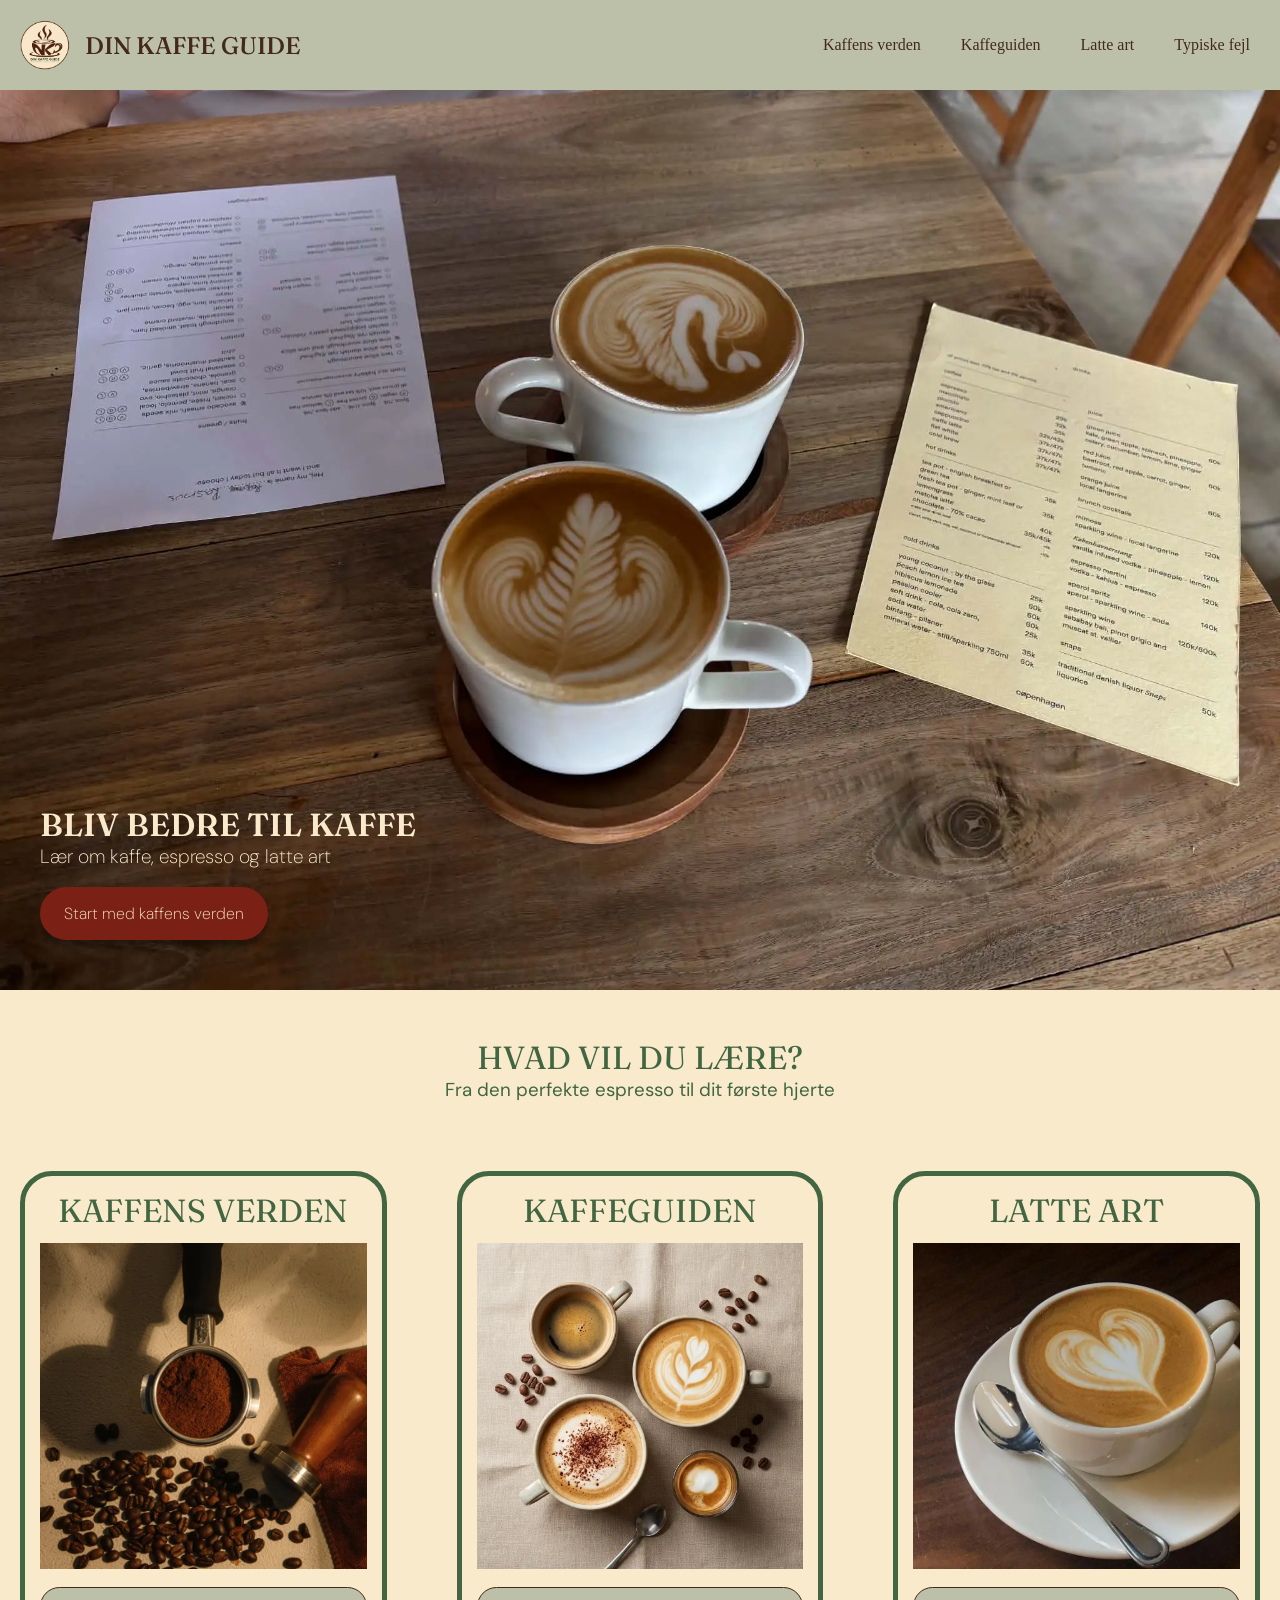
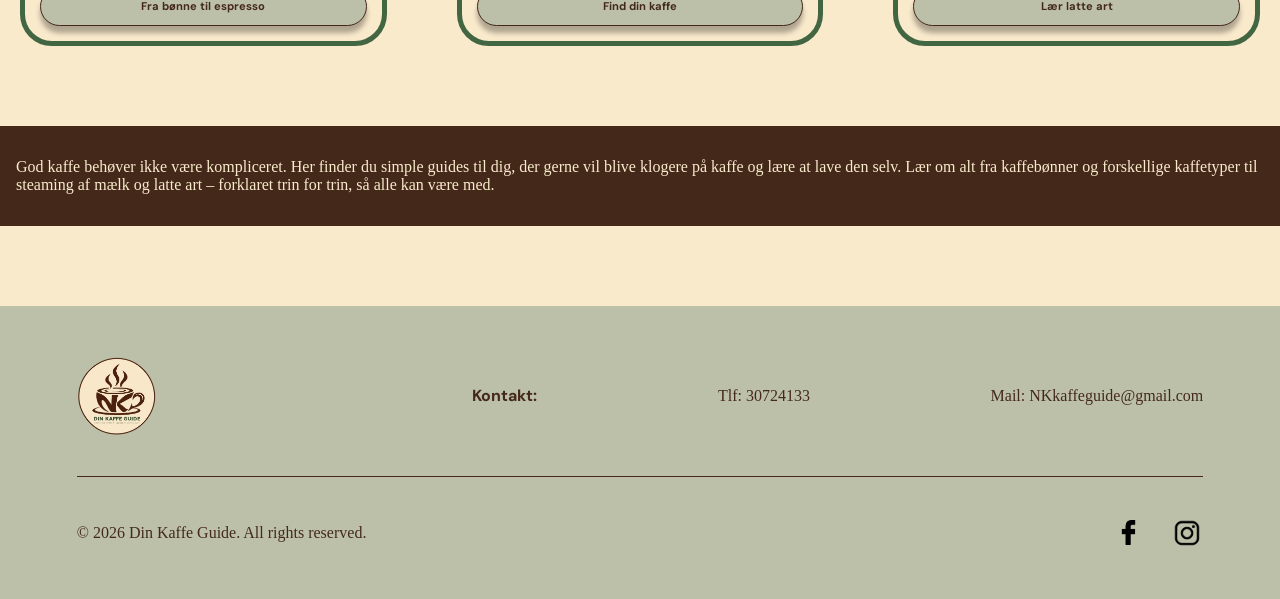
<file: index.html>
<!DOCTYPE html>
<html lang="da">

<head>
    <meta charset="UTF-8">
    <meta name="viewport" content="width=device-width, initial-scale=1.0">
    <meta name="robots" content="noindex">
    <link rel="preconnect" href="https://fonts.googleapis.com">
    <link rel="preconnect" href="https://fonts.gstatic.com" crossorigin>
    <link
        href="https://fonts.googleapis.com/css2?family=DM+Sans:ital,opsz,wght@0,9..40,100..1000;1,9..40,100..1000&family=Fraunces:ital,opsz,wght@0,9..144,100..900;1,9..144,100..900&display=swap"
        rel="stylesheet">
    <link rel="icon" href="./Imgs/favicon.ico" />
    <link rel="stylesheet" href="style.css">
    <link rel="stylesheet" href="layout.css">
    <title>Din kaffe guide</title>
</head>

<body>
    <header>
        <div class="logo">
            <a href="index.html">
                <img src="./Imgs/Logo.webp" alt="mitlogo">
            </a>
            <h2 class="h2_menu">DIN KAFFE GUIDE</h2>
        </div>

        <nav>
            <ul class="menu">
                <li><a href="./deadlink.html">Kaffens verden</a></li>
                <li><a href="./deadlink.html">Kaffeguiden</a></li>
                <li><a href="./latteart.html">Latte art</a></li>
                <li><a href="./deadlink.html">Typiske fejl</a></li>
            </ul>
            <button class="burger">
                <span class="line"></span>
                <span class="line"></span>
                <span class="line"></span>
            </button>
        </nav>
    </header>
    <main>
        <div class="grid_forside">
            <img class="hero_billede" src="./Imgs/forside.webp" alt="forside">
            <div class="hero_tekst">
                <h1> BLIV BEDRE TIL KAFFE</h1>
                <h2 class="h2_hero">Lær om kaffe, espresso og latte art</h2>
                <a class="cta_kaffensverden" href="./deadlink.html">Start med kaffens verden</a>
            </div>

        </div>
        <div>
            <h2 class="h2under_billede">HVAD VIL DU LÆRE?</h2>
            <h3 class="h3under_billede">Fra den perfekte espresso til dit første hjerte</h3>
        </div>
        <div class="grid_karusel">
            <div class="card">
                <h2 class="boks_overskrift">KAFFENS VERDEN</h2>
                <img src="./Imgs/kaffens_verden.webp" alt="kaffens_verden">
                <a class="cta_card" href="./deadlink.html">Fra bønne til espresso</a>
            </div>
            <div class="card hide">
                <h2 class="boks_overskrift">KAFFEGUIDEN</h2>
                <img src="./Imgs/kaffeguiden.webp" alt="kaffeguiden">
                <a class="cta_card" href="./deadlink.html">Find din kaffe</a>
            </div>
            <div class="card">
                <h2 class="boks_overskrift">LATTE ART</h2>
                <img src="./Imgs/latteart_lille.webp" alt="latteart">
                <a class="cta_card" href="./latteart.html">Lær latte art</a>
            </div>
        </div>
        <div>
            <p class="brun_bjaelke">
                God kaffe behøver ikke være kompliceret. Her finder du simple guides til dig, der gerne vil blive
                klogere på kaffe og
                lære at lave den selv.
                Lær om alt fra kaffebønner og forskellige kaffetyper til steaming af mælk og latte art – forklaret trin
                for trin, så
                alle kan være med.
            </p>
        </div>
    </main>
    <footer class="footer">
        <div class="footer_top">
            <a href="#">
                <img class="footer_logo" src="./Imgs/Logo.webp" alt="logo">
            </a>

            <div class="footer_kontakt">
                <p class="kontakt">Kontakt:</p>
                <p class="tlf_mail_copy">Tlf: 30724133</p>
                <p class="tlf_mail_copy">Mail: NKkaffeguide@gmail.com</p>
            </div>
        </div>

        <hr class="footer_linje">

        <div class="footer_bund">
            <div class="footer_sociale">
                <a href="#" aria-label="Facebook">
                    <img class="facebook_logo" src="./Imgs/facebook_logo.webp" alt="facebook">
                </a>
                <a href="#" aria-label="Instagram">
                    <img class="insta_logo" src="./Imgs/insta_logo.webp" alt="instagram">
                </a>
            </div>
            <p class="footer_copyright tlf_mail_copy">
                © 2026 Din Kaffe Guide. All rights reserved.
            </p>
        </div>
    </footer>
    <script src="menu.js"></script>
</body>

</html>
</file>
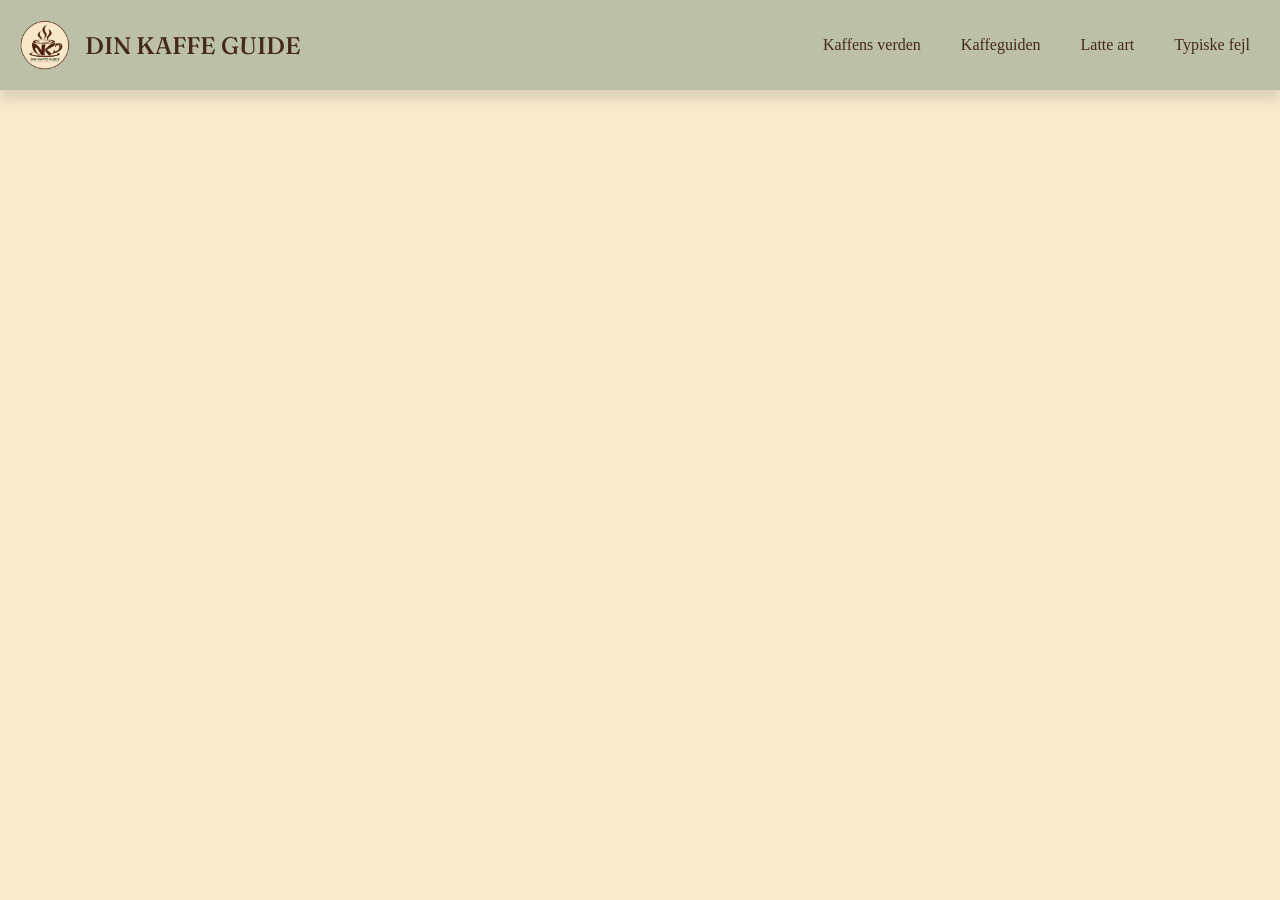
<file: deadlink.html>
<!DOCTYPE html>
<html lang="da">

<head>
    <meta charset="UTF-8">
    <meta name="viewport" content="width=device-width, initial-scale=1.0">
    <meta name="robots" content="noindex">
    <link rel="preconnect" href="https://fonts.googleapis.com">
    <link rel="preconnect" href="https://fonts.gstatic.com" crossorigin>
    <link
        href="https://fonts.googleapis.com/css2?family=DM+Sans:ital,opsz,wght@0,9..40,100..1000;1,9..40,100..1000&family=Fraunces:ital,opsz,wght@0,9..144,100..900;1,9..144,100..900&display=swap"
        rel="stylesheet">

    <link rel="icon" href="./Imgs/favicon.ico" />
    <link rel="stylesheet" href="style.css">
    <link rel="stylesheet" href="layout.css">
    <title>Dead link</title>
</head>

<body>
    <header>
        <div class="logo">
            <a href="index.html">
                <img src="./Imgs/Logo.webp" alt="mitlogo">
            </a>
            <h2 class="h2_menu">DIN KAFFE GUIDE</h2>
        </div>

        <nav>
            <ul class="menu">
                <li><a href="./deadlink.html">Kaffens verden</a></li>
                <li><a href="./deadlink.html">Kaffeguiden</a></li>
                <li><a href="./latteart.html">Latte art</a></li>
                <li><a href="./deadlink.html">Typiske fejl</a></li>
            </ul>
            <button class="burger">
                <span class="line"></span>
                <span class="line"></span>
                <span class="line"></span>
            </button>
        </nav>
    </header>
    <main>

    </main>
    <footer>

    </footer>
    <script src="menu.js"></script>
</body>

</html>
</file>
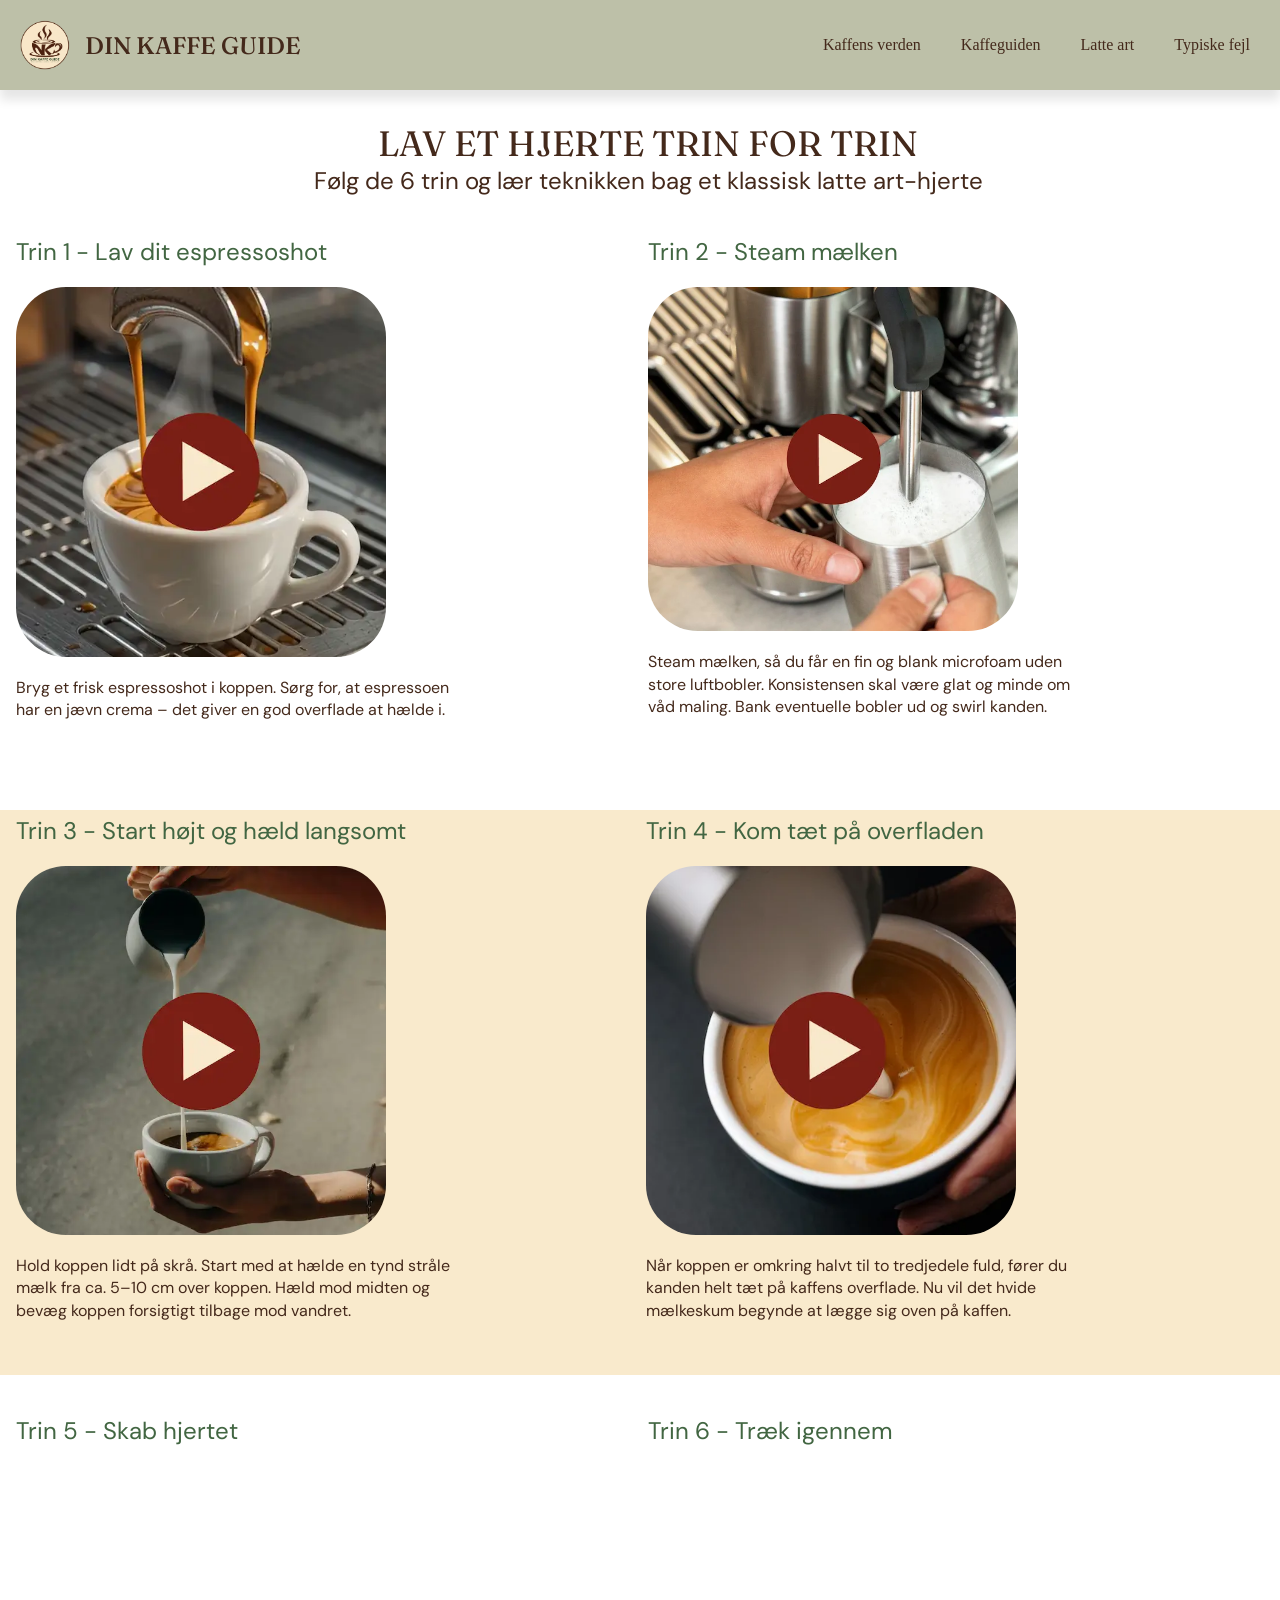
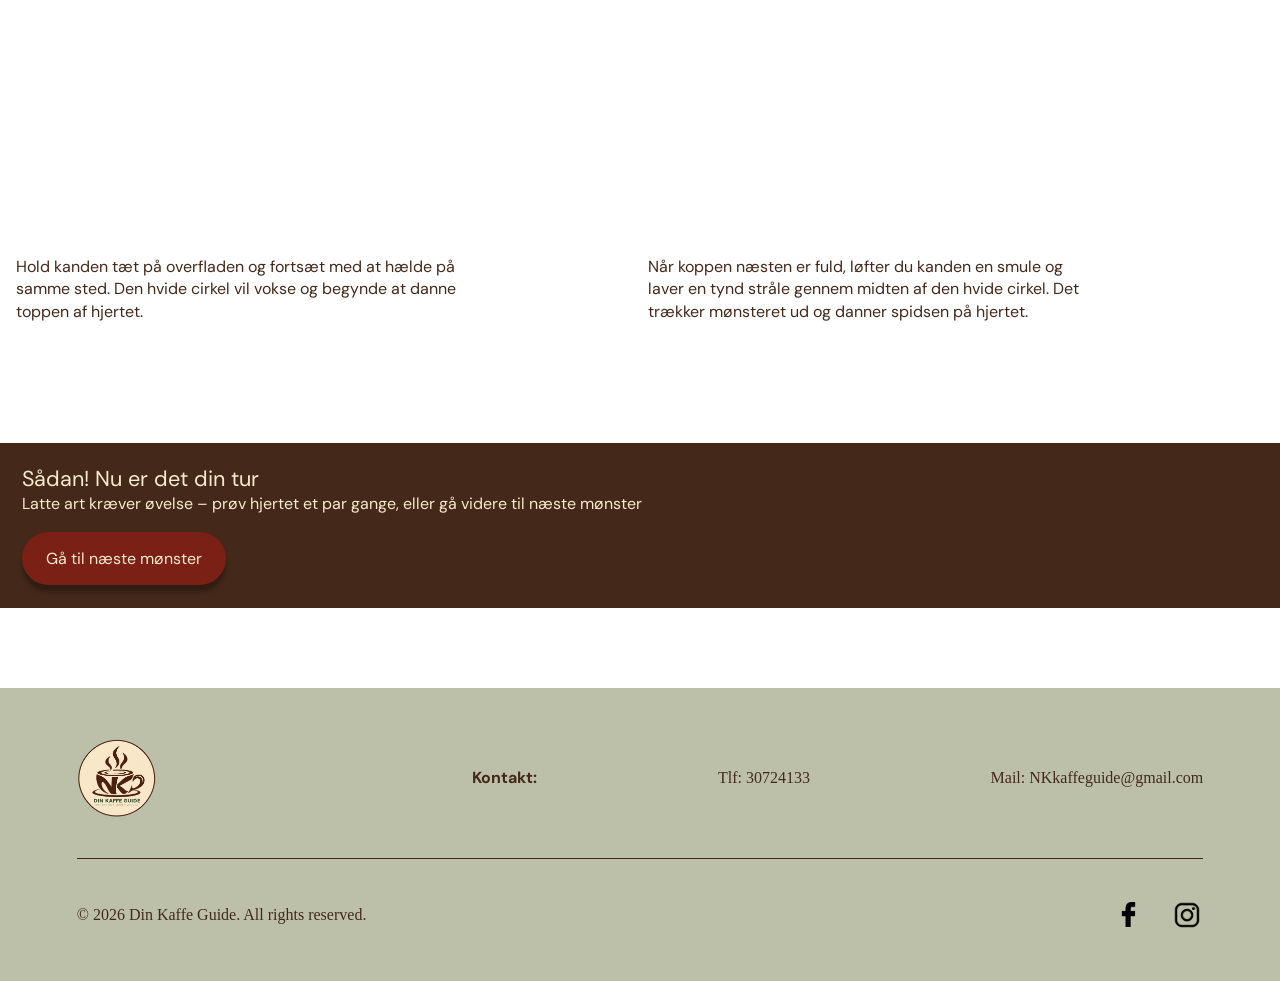
<file: hjerte.html>
<!DOCTYPE html>
<html lang="da">

<head>
    <meta charset="UTF-8">
    <meta name="viewport" content="width=device-width, initial-scale=1.0">
    <meta name="robots" content="noindex">
    <link rel="preconnect" href="https://fonts.googleapis.com">
    <link rel="preconnect" href="https://fonts.gstatic.com" crossorigin>
    <link
        href="https://fonts.googleapis.com/css2?family=DM+Sans:ital,opsz,wght@0,9..40,100..1000;1,9..40,100..1000&family=Fraunces:ital,opsz,wght@0,9..144,100..900;1,9..144,100..900&display=swap"
        rel="stylesheet">
    <link rel="icon" href="./Imgs/favicon.ico" />
    <link rel="stylesheet" href="style.css">
    <link rel="stylesheet" href="layout.css">
    <title>Hjerte</title>
</head>

<body class="farve">
    <header>
        <div class="logo">
            <a href="index.html">
                <img src="./Imgs/Logo.webp" alt="mitlogo">
            </a>
            <h2 class="h2_menu">DIN KAFFE GUIDE</h2>
        </div>

        <nav>
            <ul class="menu">
                <li><a href="./deadlink.html">Kaffens verden</a></li>
                <li><a href="./deadlink.html">Kaffeguiden</a></li>
                <li><a href="./latteart.html">Latte art</a></li>
                <li><a href="./deadlink.html">Typiske fejl</a></li>
            </ul>
            <button class="burger">
                <span class="line"></span>
                <span class="line"></span>
                <span class="line"></span>
            </button>
        </nav>
    </header>
    <main>
        <div class="hjerte_trin">
            <div class="hjerte_overskrift">
                <h2 class="hjerte_h2">LAV ET HJERTE TRIN FOR TRIN</h2>
                <p class="hjerte_p">Følg de 6 trin og lær teknikken bag et klassisk latte art-hjerte</p>
            </div>
            <div class="trin_1-2">
                <div>
                    <h2 class="trin_h2">Trin 1 - Lav dit espressoshot</h2>
                    <img class="trin_img" src="./Imgs/trin1.webp" alt="trin 1">
                    <p class="trin_p">Bryg et frisk espressoshot i koppen.
                        Sørg for, at espressoen har en jævn crema – det giver en god overflade at hælde i.</p>
                </div>
                <div>
                    <h2 class="trin_h2">Trin 2 - Steam mælken</h2>
                    <img class="trin_img" src="./Imgs/microfoam.webp" alt="trin 2">
                    <p class="trin_p">Steam mælken, så du får en fin og blank microfoam uden store luftbobler.
                        Konsistensen skal være glat og minde om våd maling. Bank eventuelle bobler ud og swirl kanden.
                    </p>
                </div>
            </div>
            <div class="trin_3-4">
                <div>
                    <h2 class="trin_h2">Trin 3 - Start højt og hæld langsomt</h2>
                    <img class="trin_img" src="./Imgs/trin3.webp" alt="trin 3">
                    <p class="trin_p">Hold koppen lidt på skrå. Start med at hælde en tynd stråle mælk fra ca. 5–10 cm
                        over
                        koppen.
                        Hæld mod midten og bevæg koppen forsigtigt tilbage mod vandret.</p>
                </div>
                <div>
                    <h2 class="trin_h2">Trin 4 - Kom tæt på overfladen</h2>
                    <img class="trin_img" src="./Imgs/trin4.webp" alt="trin 4">
                    <p class="trin_p">Når koppen er omkring halvt til to tredjedele fuld, fører du kanden helt tæt på
                        kaffens overflade.
                        Nu vil det hvide mælkeskum begynde at lægge sig oven på kaffen.</p>
                </div>
            </div>
            <div class="trin_5-6">
                <div>
                    <h2 class="trin_h2">Trin 5 - Skab hjertet</h2>
                    <video class="video" autoplay muted loop playsinline src="./Imgs/trin5.mov">trin 5</video>
                    <p class="trin_p">Hold kanden tæt på overfladen og fortsæt med at hælde på samme sted.
                        Den hvide cirkel vil vokse og begynde at danne toppen af hjertet.</p>
                </div>
                <div>
                    <h2 class="trin_h2">Trin 6 - Træk igennem</h2>
                    <video class="video" autoplay muted loop playsinline src="./Imgs/trin6.mov">trin 6</video>
                    <p class="trin_p">Når koppen næsten er fuld, løfter du kanden en smule og laver en tynd stråle
                        gennem
                        midten af den
                        hvide cirkel.
                        Det trækker mønsteret ud og danner spidsen på hjertet.</p>
                </div>
            </div>
            <div class="hjerte_bjealke">
                <h3 class="hjerte_brun_h3">Sådan! Nu er det din tur</h3>
                <p class="hjerte_brun_p">Latte art kræver øvelse – prøv hjertet et par gange, eller gå videre til næste
                    mønster</p>
                <a class="cta_næste_moenster" href="./deadlink.html">Gå til næste mønster</a>
            </div>
        </div>
    </main>
    <footer class="footer">
        <div class="footer_top">
            <a href="#">
                <img class="footer_logo" src="./Imgs/Logo.webp" alt="logo">
            </a>

            <div class="footer_kontakt">
                <p class="kontakt">Kontakt:</p>
                <p class="tlf_mail_copy">Tlf: 30724133</p>
                <p class="tlf_mail_copy">Mail: NKkaffeguide@gmail.com</p>
            </div>
        </div>

        <hr class="footer_linje">

        <div class="footer_bund">
            <div class="footer_sociale">
                <a href="#" aria-label="Facebook">
                    <img class="facebook_logo" src="./Imgs/facebook_logo.webp" alt="facebook">
                </a>
                <a href="#" aria-label="Instagram">
                    <img class="insta_logo" src="./Imgs/insta_logo.webp" alt="instagram">
                </a>
            </div>
            <p class="footer_copyright tlf_mail_copy">
                © 2026 Din Kaffe Guide. All rights reserved.
            </p>
        </div>
    </footer>
    <script src="menu.js"></script>
</body>

</html>
</file>
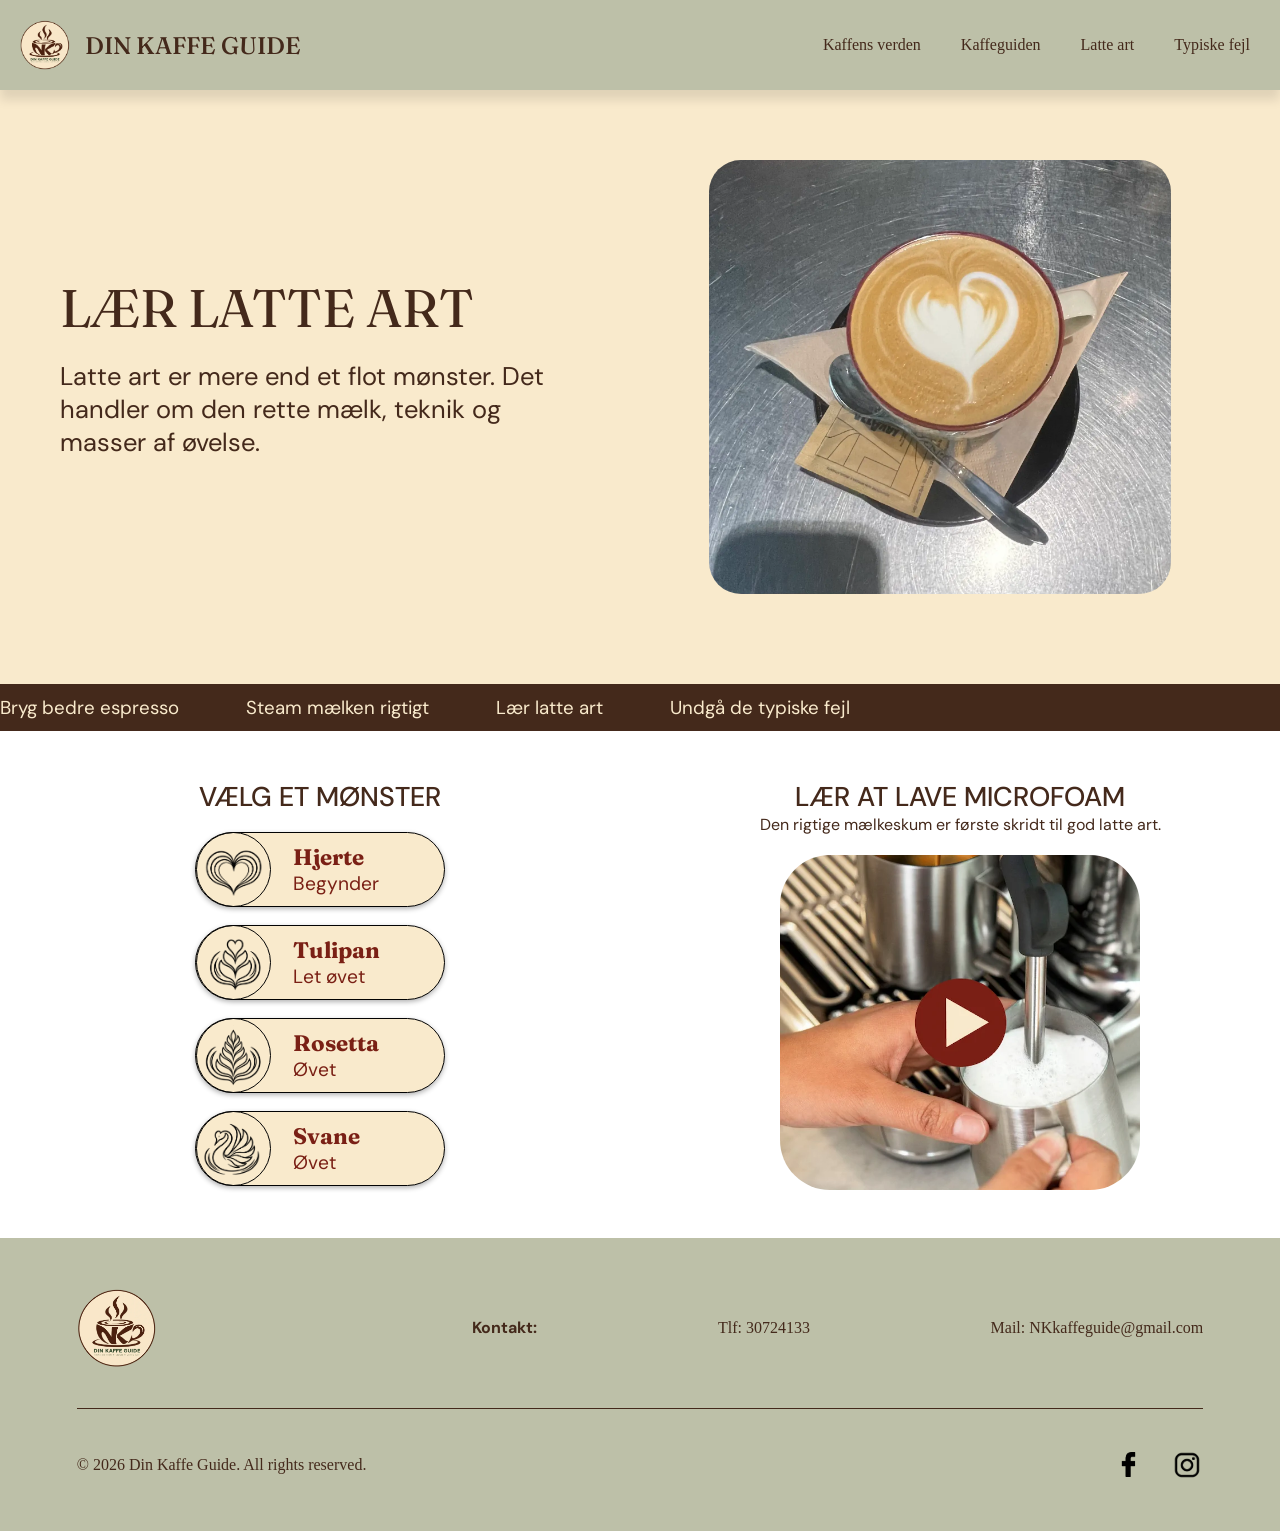
<file: latteart.html>
<!DOCTYPE html>
<html lang="da">

<head>
    <meta charset="UTF-8">
    <meta name="viewport" content="width=device-width, initial-scale=1.0">
    <meta name="robots" content="noindex">
    <link rel="preconnect" href="https://fonts.googleapis.com">
    <link rel="preconnect" href="https://fonts.gstatic.com" crossorigin>
    <link
        href="https://fonts.googleapis.com/css2?family=DM+Sans:ital,opsz,wght@0,9..40,100..1000;1,9..40,100..1000&family=Fraunces:ital,opsz,wght@0,9..144,100..900;1,9..144,100..900&display=swap"
        rel="stylesheet">
    <link rel="icon" href="./Imgs/favicon.ico" />
    <link rel="stylesheet" href="style.css">
    <link rel="stylesheet" href="layout.css">
    <title>Latte art</title>
</head>

<body>
    <header>
        <div class="logo">
            <a href="index.html">
                <img src="./Imgs/Logo.webp" alt="mitlogo">
            </a>
            <h2 class="h2_menu">DIN KAFFE GUIDE</h2>
        </div>

        <nav>
            <ul class="menu">
                <li><a href="./deadlink.html">Kaffens verden</a></li>
                <li><a href="./deadlink.html">Kaffeguiden</a></li>
                <li><a href="./latteart.html">Latte art</a></li>
                <li><a href="./deadlink.html">Typiske fejl</a></li>
            </ul>
            <button class="burger">
                <span class="line"></span>
                <span class="line"></span>
                <span class="line"></span>
            </button>
        </nav>
    </header>
    <main>
        <div class="grid_latteart">
            <div class="latte_hero">
                <h2 class="h2_latteart">LÆR LATTE ART</h2>
                <h3 class="h3_latteart">Latte art er mere end et flot mønster. Det handler om den rette mælk, teknik og
                    masser af øvelse.
                </h3>
            </div>
            <img class="latte_billede" src="./Imgs/latteart.webp" alt="latteart">

        </div>



        <div class="grid_knap_maelk">
            <section class="marquee">
                <h3 class="kaffe_bjaelke">
                    <span>Bryg bedre espresso &emsp;&emsp;&emsp; Steam mælken rigtigt &emsp;&emsp;&emsp; Lær latte art
                        &emsp;&emsp;&emsp; Undgå de typiske fejl &emsp;&emsp;&emsp;</span>


                </h3>
            </section>
            <section class="grid_knapper">
                <div class="knapper_boks">
                    <h2 class="h2_vaelg overskrift">VÆLG ET MØNSTER</h2>
                    <a class="latte_knap" href="./hjerte.html">
                        <img src="./Imgs/hjerte.webp" alt="Latte art hjerte">
                        <div class="knap_tekst">
                            <h3 class="latte_tekst">Hjerte</h3>
                            <p class="grad">Begynder</p>
                        </div>
                    </a>
                    <a class="latte_knap" href="./deadlink.html">
                        <img src="./Imgs/tulipan.webp" alt="Latte art tulipan">
                        <div class="knap_tekst">
                            <h3 class="latte_tekst">Tulipan</h3>
                            <p class="grad">Let øvet</p>
                        </div>
                    </a>
                    <a class="latte_knap" href="./deadlink.html">
                        <img src="./Imgs/rosetta.webp" alt="Latte art rosetta">
                        <div class="knap_tekst">
                            <h3 class="latte_tekst">Rosetta</h3>
                            <p class="grad">Øvet</p>
                        </div>
                    </a>
                    <a class="latte_knap" href="./deadlink.html">
                        <img src="./Imgs/svane.webp" alt="Latte art svane">
                        <div class="knap_tekst">
                            <h3 class="latte_tekst">Svane</h3>
                            <p class="grad">Øvet</p>
                        </div>
                    </a>
                </div>

                <div class="grid_microfoam">
                    <h3 class="tekst_microfoam overskrift">LÆR AT LAVE MICROFOAM</h3>
                    <p class="tekst_microfoam">Den rigtige mælkeskum er første skridt til god latte art.</p>
                    <img src="./Imgs/microfoam.webp" alt="lær at lave microfoam">
                </div>
            </section>

        </div>

    </main>

    <footer class="footer">
        <div class="footer_top">
            <a href="#">
                <img class="footer_logo" src="./Imgs/Logo.webp" alt="logo">
            </a>

            <div class="footer_kontakt">
                <p class="kontakt">Kontakt:</p>
                <p class="tlf_mail_copy">Tlf: 30724133</p>
                <p class="tlf_mail_copy">Mail: NKkaffeguide@gmail.com</p>
            </div>
        </div>

        <hr class="footer_linje">

        <div class="footer_bund">
            <div class="footer_sociale">
                <a href="#" aria-label="Facebook">
                    <img class="facebook_logo" src="./Imgs/facebook_logo.webp" alt="facebook">
                </a>
                <a href="#" aria-label="Instagram">
                    <img class="insta_logo" src="./Imgs/insta_logo.webp" alt="instagram">
                </a>
            </div>
            <p class="footer_copyright tlf_mail_copy">
                © 2026 Din Kaffe Guide. All rights reserved.
            </p>
        </div>
    </footer>

    <script src="menu.js"></script>
</body>

</html>
</file>
<file: style.css>
/*************** Reset *********************/
* {
  margin: 0;
  padding: 0;
  box-sizing: border-box;
}

img {
  width: 100%;
  height: auto;
  display: block;
}
/*************** knapper *****************/
.cta_kaffensverden {
  color: #f9eacc;
  background-color: #7a2015;
  font-size: 1rem;
  text-decoration: none;
  border-radius: 2rem;
  padding-inline: 1.5rem;
  padding-block: 1rem;
  display: inline-block;
  margin-top: 18px;
  font-family: "DM Sans", sans-serif;
  font-optical-sizing: auto;
  font-weight: 200;
  font-style: normal;
  box-shadow: 0 7px 5px rgba(0, 0, 0, 0.3);
}
.cta_card {
  color: #44291b;
  background-color: #bdc0a8;
  font-size: 0.7rem;
  text-decoration: none;
  border-radius: 2rem;
  border: 1px solid #44291b;
  padding-inline: 1.5rem;
  padding-block: 0.7rem;
  display: block;
  text-align: center;
  margin-top: 18px;
  font-family: "DM Sans", sans-serif;
  font-optical-sizing: auto;
  font-weight: bold;
  font-style: normal;
  box-shadow: 0 7px 5px rgba(0, 0, 0, 0.3);
}

.latte_knap {
  color: #7a2015;
  background-color: #f9eacc;
  font-size: 1rem;
  text-decoration: none;
  border-radius: 3.5rem;
  border: 1px solid #030303;
  padding-inline: 0.5rem;
  padding-block: 0.3rem;
  margin-top: 18px;
  font-family: "Fraunces", serif;
  font-optical-sizing: auto;
  font-size: 1.2rem;
  font-weight: normal;
  font-style: normal;
  font-variation-settings:
    "SOFT" 0,
    "WONK" 0;
  box-shadow: 0 2px 5px rgba(0, 0, 0, 0.3);
  display: flex;
  align-items: center;
  width: 250px;
  height: 75px;
  margin: 18px auto;
  padding: 0;
  margin-bottom: 0;
}
.latte_knap img {
  width: 75px;
  height: 75px;
  object-fit: contain;
  border: 1px solid #030303;
  border-radius: 50%;
}
.grid_microfoam img {
  width: 100%;
  max-width: 360px;
  height: auto;
  display: block;
  margin: 30px auto 0;

  margin-top: 20px;
  border-radius: 50px;
}
.cta_næste_moenster {
  color: #f9eacc;
  background-color: #7a2015;
  font-size: 1rem;
  text-decoration: none;
  border-radius: 2rem;
  padding-inline: 1.5rem;
  padding-block: 1rem;
  display: inline-block;
  margin-top: 18px;
  font-family: "DM Sans", sans-serif;
  font-optical-sizing: auto;
  font-weight: 400;
  font-style: normal;
  box-shadow: 0 7px 5px rgba(0, 0, 0, 0.3);
}
/**************** fonts **************/
h1 {
  font-family: "Fraunces", serif;
  font-optical-sizing: auto;
  font-weight: 600;
  font-style: normal;
  font-variation-settings:
    "SOFT" 0,
    "WONK" 0;
}
h2 {
  font-family: "DM Sans", sans-serif;
  font-optical-sizing: auto;
  font-weight: 200;
  font-style: normal;
}

.latte_tekst {
  font-family: "Fraunces", serif;
  font-optical-sizing: auto;
  font-weight: bold;
  font-style: normal;
  font-variation-settings:
    "SOFT" 0,
    "WONK" 0;
  color: #7a2015;
}
.knap_tekst {
  padding-inline: 1.4rem;
}
.boks_overskrift {
  font-family: "Fraunces", serif;
  font-optical-sizing: auto;
  font-size: 1.2rem;
  font-weight: normal;
  font-style: normal;
  font-variation-settings:
    "SOFT" 0,
    "WONK" 0;
  text-align: center;
  padding-bottom: 0.8rem;
}
.h2under_billede {
  margin-top: 3rem;
  font-size: 2rem;
  font-family: "Fraunces", serif;
  font-optical-sizing: auto;
  font-weight: normal;
  font-style: normal;
  font-variation-settings:
    "SOFT" 0,
    "WONK" 0;
}
.h3under_billede {
  font-family: "DM Sans", sans-serif;
  font-optical-sizing: auto;
  font-weight: normal;
  font-style: normal;
}
.grad {
  font-family: "DM Sans", sans-serif;
  font-optical-sizing: auto;
  font-weight: normal;
  font-style: normal;
}
.h2_latteart {
  font-family: "Fraunces", serif;
  font-optical-sizing: auto;
  font-size: 2rem;
  font-weight: normal;
  font-style: normal;
  font-variation-settings:
    "SOFT" 0,
    "WONK" 0;
  text-align: auto;
  color: #44291b;
  padding-block: 10px;
}
.h2_vaelg {
  color: #44291b;
  font-family: "DM Sans", sans-serif;
  font-optical-sizing: auto;
  font-weight: normal;
  font-style: normal;
  text-align: center;
}
h3 {
  color: #44291b;
  font-family: "DM Sans", sans-serif;
  font-optical-sizing: auto;
  font-weight: normal;
  font-style: normal;
}
.tekst_microfoam {
  font-family: "DM Sans", sans-serif;
  font-optical-sizing: auto;
  font-weight: normal;
  font-style: normal;
  color: #44291b;
}
.overskrift {
  font-size: 1.7rem;
  font-weight: 500;
}

.kontakt {
  color: #44291b;
  font-family: "DM Sans", sans-serif;
  font-optical-sizing: auto;
  font-weight: bold;
  font-style: normal;
  text-align: center;
}
.tlf_mail {
  color: #44291b;
  font-family: "DM Sans", sans-serif;
  font-optical-sizing: auto;
  font-weight: normal;
  font-style: normal;
  text-align: center;
}
.hjerte_brun_h3,
.hjerte_brun_p {
  color: #f9eacc;
  font-family: "DM Sans", sans-serif;
  font-optical-sizing: auto;
  font-weight: normal;
  font-style: normal;
}
.hjerte_brun_h3 {
  font-size: 135%;
}

.trin_h2 {
  font-family: "DM Sans", sans-serif;
  font-optical-sizing: auto;
  font-weight: normal;
  font-style: normal;
  color: #426642;
}
.trin_p {
  font-family: "DM Sans", sans-serif;
  font-optical-sizing: auto;
  font-weight: normal;
  font-style: normal;
  color: #44291b;
}
.hjerte_h2 {
  font-family: "Fraunces", serif;
  font-optical-sizing: auto;
  font-weight: normal;
  font-style: normal;
  font-variation-settings:
    "SOFT" 0,
    "WONK" 0;
  color: #44291b;
  font-size: 24px;
}
.hjerte_p {
  font-family: "DM Sans", sans-serif;
  font-optical-sizing: auto;
  font-weight: normal;
  font-style: normal;
  color: #44291b;
}
/**************** color *************/
body {
  background-color: #f9eacc;
}
h1 {
  color: #f9eacc;
}
.h2_hero {
  color: #f9eacc;
  font-size: larger;
}
.h2under_billede,
.h3under_billede {
  color: #426642;
  text-align: center;
}

.boks_overskrift {
  color: #426642;
}
.brun_bjaelke {
  color: #f9eacc;
  background-color: #44291b;
  padding-block: 2rem;
  padding-inline: 1rem;
  margin-top: 5rem;
  margin-bottom: 5rem;
}
.kaffe_bjaelke {
  color: #f9eacc;
  background-color: #44291b;
  padding-block: 0.7rem;
}
.grid_microfoam {
  background-color: white;
  padding: 3rem 45px;
  text-align: center;
}
.grid_knapper {
  background-color: white;
}
.farve {
  background-color: white;
}
.trin_3-4 {
  background-color: #f9eacc;
  padding: 0.3rem;
}
.hjerte_bjealke {
  background-color: #44291b;
}
/*************** boks *********/
.card {
  border: 5px solid #426642;
  border-radius: 2rem;
  padding: 15px;
  margin-top: 1.8rem;
}

.hide {
  display: none;
}
/************* margin&padding **********/

.grid_karusel {
  padding-inline: 20px;
}

.h2_vaelg {
  margin-top: 3rem;
}

.hjerte_bjealke {
  padding: 1.4rem;
  margin-top: 2rem;
  margin-bottom: 5rem;
}
.hjerte_overskrift {
  margin-top: 2rem;
  margin-bottom: 2.5rem;
  padding-left: 1rem;
}
.trin_1-2 {
  margin-bottom: 2.5rem;
  padding-left: 1rem;
}
.trin_3-4 {
  margin-bottom: 2.5rem;
  padding-left: 1rem;
}
.trin_5-6 {
  margin-bottom: 2.5rem;
  padding-left: 1rem;
}

.trin_p {
  margin-bottom: 3rem;
}
/******************* latte art hero **************/
.grid_latteart {
  background-color: #f9eacc;
  padding: 40px;
}

.latte_billede {
  width: 100%;
  height: auto;
  display: block;

  margin-top: 30px;
  border-radius: 50px;
}
/******************* latte art marquee **************/
.marquee {
  margin-top: 50px;
  margin-bottom: 0;
  width: 100%;
  overflow: hidden;
}
h3 span {
  display: inline-block;
  text-wrap: nowrap;
  animation: tekts-om-kaffe-ruller-over-skærm 25s linear infinite;
}
@keyframes tekts-om-kaffe-ruller-over-skærm {
  0% {
    transform: translateX(100%);
  }
  100% {
    transform: translateX(-100%);
  }
}
/******************* hjerte side **************/
.trin_img {
  width: 100%;
  max-width: 370px;
  height: auto;
  display: block;

  margin-top: 20px;
  margin-bottom: 20px;
  border-radius: 50px;
}
.video {
  width: 100%;
  max-width: 370px;
  aspect-ratio: 1 / 1;
  object-fit: cover;
  display: block;

  border-radius: 50px;
  margin-top: 20px;
  margin-bottom: 20px;
}
/******************* menu **************/
header {
  position: sticky;
  top: 0;
  display: flex;
  justify-content: space-between;
  align-items: center;
  padding: 20px;
  background-color: #bdc0a8;
  z-index: 100;
  box-shadow: 0 10px 10px rgba(0, 0, 0, 0.1);
}

.logo img {
  width: 50px;
  height: 50px;
}
.logo {
  display: flex;
  align-items: center;
  gap: 15px;
}
.menu {
  display: flex;
  list-style: none;
  margin: 0;
  padding: 0;
  @media (width < 700px) {
    display: none;
  }
}

.menu li {
  margin-right: 20px;
}

.menu li:last-child {
  margin-right: 0;
}

.menu a {
  display: block;
  padding: 10px;
  color: #44291b;
  text-decoration: none;
  transition: color 0.3s;
  text-align: end;
  white-space: nowrap;
}

.h2_menu {
  font-family: "Fraunces", serif;
  font-optical-sizing: auto;
  font-weight: 500;
  font-style: normal;
  font-variation-settings:
    "SOFT" 0,
    "WONK" 0;
  color: #44291b;
}
nav {
  /*desktop*/
  display: flex;
  align-items: center;

  @media (width < 800px) {
    /*mobil*/
    &.active .menu {
      display: block;
      background-color: #bdc0a8;
      position: absolute;
      top: 90px;
      left: 0;
      width: 100%;
      box-shadow: 0 10px 10px rgba(0, 0, 0, 0.1);
      z-index: 1;
    }

    &.active .menu li {
      margin: 10px 20px;
    }

    &.active .menu a {
      font-size: 24px;
    }
  }
}
.burger {
  width: 30px;
  height: 20px;
  cursor: pointer;
  display: none;

  .line {
    display: block;
    width: 100%;
    height: 2px;
    background-color: #44291b;
    margin-bottom: 5px;
    transition: 0.2s linear;
  }

  @media (width < 800px) {
    display: block;
    background-color: transparent;
    border: 0;

    &.active .line:nth-child(1) {
      transform: rotate(45deg) translate(5px, 5px);
      transition: 0.2s linear;
    }

    &.active .line:nth-child(2) {
      opacity: 0;
      transition: 0.15s linear;
    }

    &.active .line:nth-child(3) {
      transform: rotate(-45deg) translate(5px, -5px);
      transition: 0.2s linear;
    }
  }
}
/******************* footer **************/
.footer {
  background-color: #bdc0a8;
  padding: 40px 30px;
  color: #44291b;
}

.footer_top {
  display: grid;
  grid-template-columns: 1fr;
  justify-items: center;
  gap: 30px;
}

.footer_logo {
  width: 85px;
}

.footer_kontakt {
  display: grid;
  grid-template-columns: 1fr 1fr;
  gap: 20px;
  text-align: center;
}

.footer_kontakt p:last-child {
  grid-column: span 2;
}

.footer_linje {
  border: none;
  border-top: 1px solid #44291b;
  margin: 40px 0;
}

.footer_bund {
  display: flex;
  flex-direction: column;
  align-items: center;
  gap: 40px;
}

.footer_sociale {
  display: flex;
  gap: 30px;
  justify-content: center;
  align-items: center;
}

.facebook_logo {
  width: 25px;
  height: 25px;
  object-fit: contain;
}
.insta_logo {
  width: 32px;
  height: 32px;
  object-fit: contain;
}

.footer_sociale a {
  display: inline-flex;
  align-items: center;
}

.footer_copyright {
  text-align: center;
}
</file>
<file: layout.css>
img {
  width: 100%;
  height: auto;
  display: block;
}

/*************** hero forside *************/
.grid_forside {
  display: grid;
  grid-template-columns: 1fr;
  grid-template-rows: 100vh;
}

.hero_billede {
  grid-column: 1;
  grid-row: 1;

  width: 100%;
  height: 100%;
  object-fit: cover;
}

.hero_tekst {
  grid-column: 1;
  grid-row: 1;

  align-self: end;
  justify-self: start;

  margin: 0 0 50px 40px;

  z-index: 2;
}

/*************** forside *************/
.grid_karusel {
  /***mobil***/
  display: grid;
  grid-template-columns: 1fr 1fr;
  gap: 10px;

  .card {
    grid-column: span 1;
  }

  @media (width > 800px) {
    /*****desktop****/
    grid-template-columns: 1fr 1fr 1fr;
    gap: 70px;
    max-width: 1300px;
    margin: 40px auto;
    padding: 0 20px;

    .card {
      display: block;
    }

    .boks_overskrift {
      font-size: 2rem;
    }
    .card img {
      width: 100%;
      aspect-ratio: 1 / 1;
      height: auto;
      object-fit: cover;
      display: block;
    }
  }
}
/*************** side to latte art *************/
.grid_latteart {
  /***mobil***/
  display: grid;
  grid-template-columns: 1fr;
  gap: 10px;

  @media (width > 800px) {
    /*****desktop****/
    grid-template-columns: 1fr 1fr;
    align-items: center;

    .latte_hero {
      grid-column: 1 / 2;
      max-width: 550px;
      padding: 20px;
    }
    .latte_billede {
      grid-column: 2 / 4;
      width: 77%;
      justify-self: center;
      border-radius: 2rem;
    }
    .h2_latteart {
      font-size: 3.3rem;
    }
    .h3_latteart {
      font-size: 1.6rem;
      margin-top: 10px;
    }
  }
}
.grid_knap_maelk {
  /***mobil***/
  display: grid;
  grid-template-columns: 1fr;

  @media (width > 800px) {
    /*****desktop****/

    .grid_knapper {
      display: grid;
      grid-template-columns: 1fr 1fr;
    }

    .kaffe_bjaelke {
      grid-column: 1 / 3;
    }

    .knapper_boks {
      grid-column: 1 / 2;
    }
    .grid_microfoam {
      grid-column: 2 / 3;
    }
  }
}
/*************** side tre hjerte *************/
.hjerte_trin {
  /***mobil***/
  display: grid;
  grid-template-columns: 1fr;

  @media (width > 800px) {
    /*****desktop****/

    .trin_1-2,
    .trin_3-4,
    .trin_5-6 {
      display: grid;
      grid-template-columns: 1fr 1fr;
    }
    .hjerte_overskrift {
      text-align: center;
      font-size: 1.5rem;
    }
    .hjerte_h2 {
      font-size: 2.2rem;
    }
    .trin_p {
      font-size: 16px;
      line-height: 1.4;
      max-width: 450px;
    }
  }
}
/******************* footer desktop **************/
@media (width > 800px) {
  .footer {
    padding: 50px 6%;
  }

  .footer_top {
    grid-template-columns: 1fr 2fr;
    align-items: center;
    justify-items: stretch;
  }

  .footer_logo {
    justify-self: start;
    width: 80px;
  }

  .footer_kontakt {
    grid-template-columns: repeat(3, auto);
    justify-content: space-between;
    align-items: center;
    width: 100%;
  }

  .footer_kontakt p:last-child {
    grid-column: auto;
  }

  .footer_bund {
    flex-direction: row;
    justify-content: space-between;
  }

  .footer_sociale {
    order: 2;
  }

  .footer_copyright {
    order: 1;
  }
}
</file>
